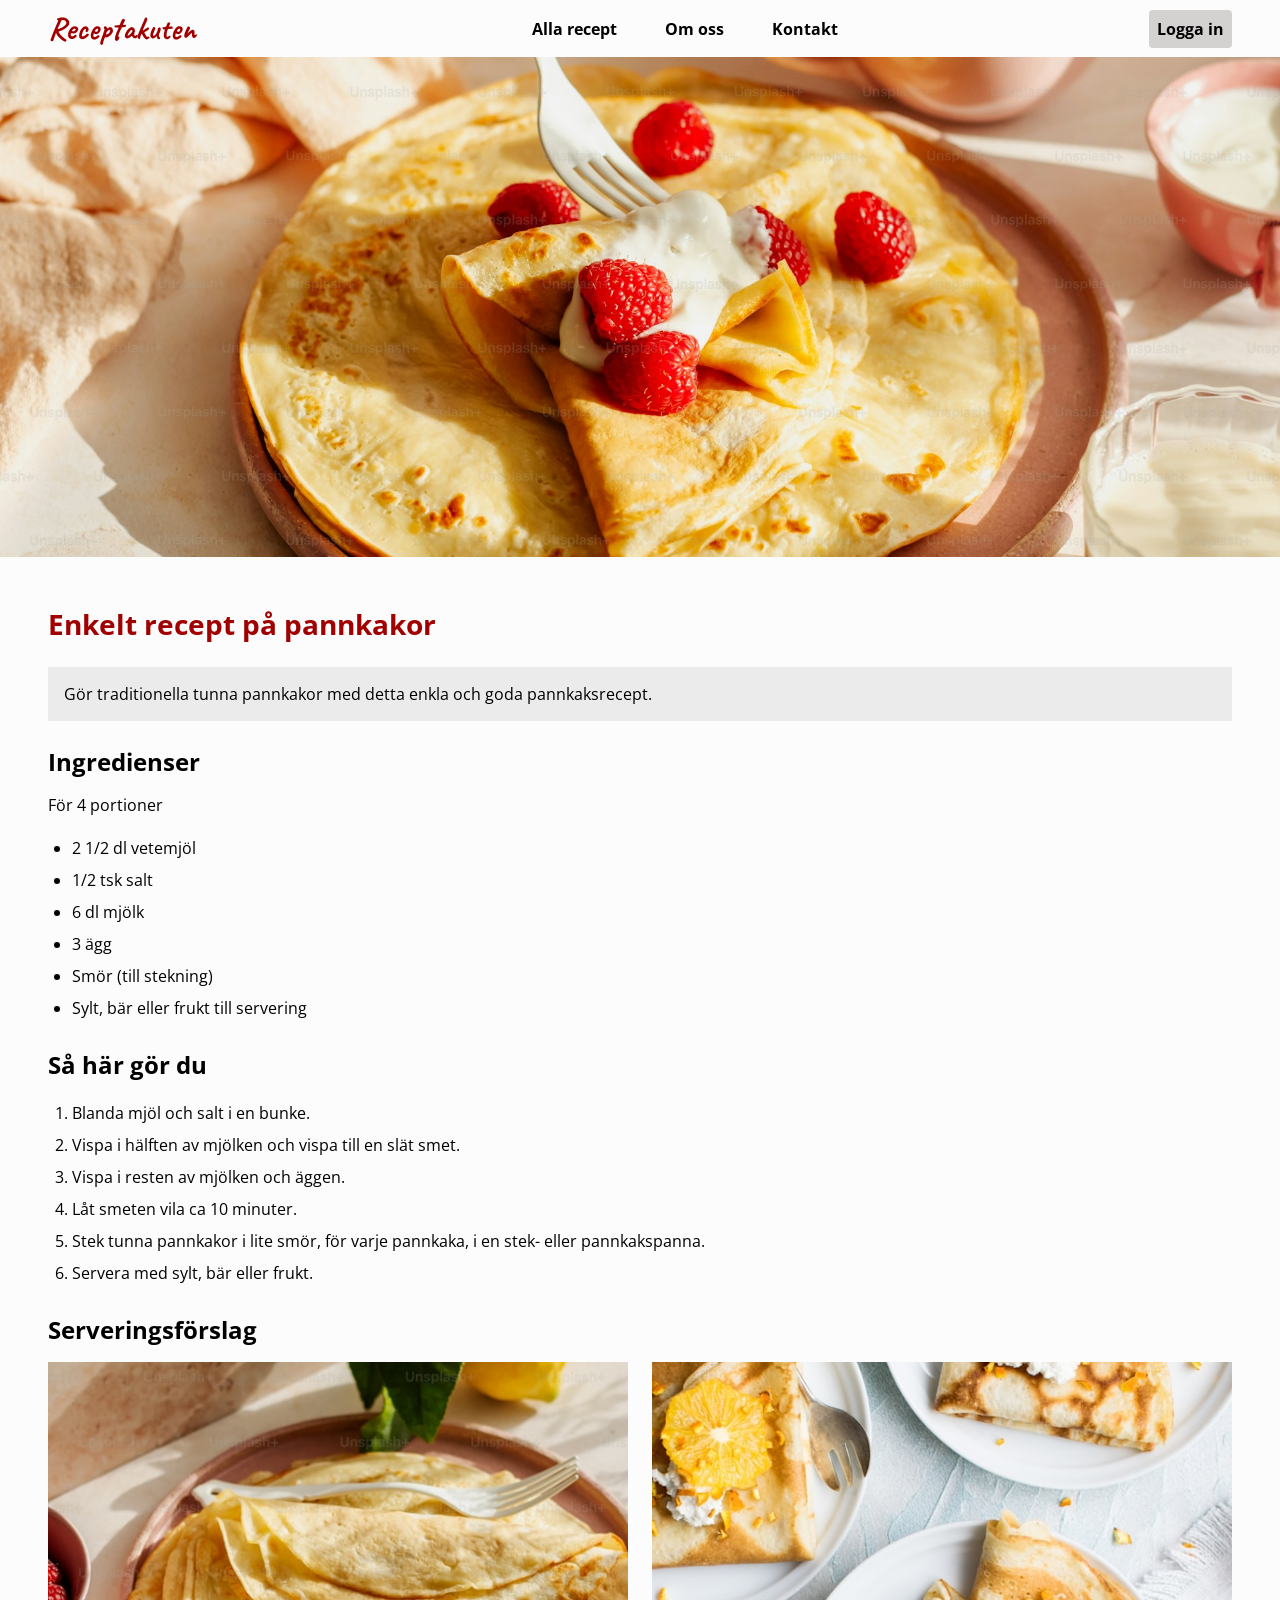
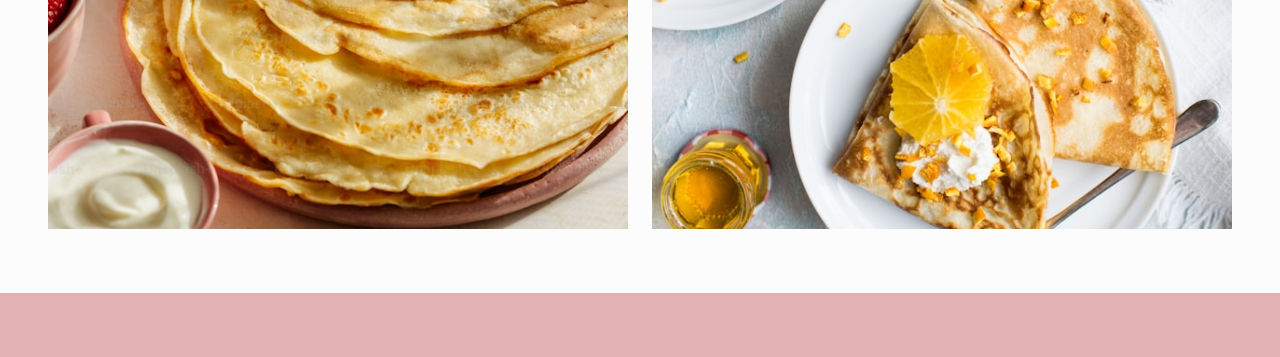
<file: code/index.html>
<!doctype html>

<!-- talar om för webbläsare och hjälpmedel att innehållet på sidan är på svenska -->
<html lang="sv">

<head>
	<meta charset="utf-8" />
	<meta name="viewport" content="width=device-width, initial-scale=1.0" />

	<!-- Sidtitel som visas i fliken -->
	<title>Receptövning</title>

	<!-- Open sans och Caveat font från google font -->
	<link rel="preconnect" href="https://fonts.googleapis.com">
	<link rel="preconnect" href="https://fonts.gstatic.com" crossorigin>
	<link
		href="https://fonts.googleapis.com/css2?family=Caveat:wght@400..700&family=Open+Sans:ital,wght@0,300..800;1,300..800&display=swap"
		rel="stylesheet">

	<!-- Länk till extern CSS-fil -->
	<link rel="stylesheet" href="./global-styles.css" />
	<link rel="stylesheet" href="./style.css" />
</head>

<body>

	<!-- Skip link till  -->
	<a class="skiplink" href="#recipe-container">Hoppa till Huvudinnehållet
	</a>

	<!-- Huvudinnehåll för sidan -->

	<header class="site-header">
		<nav class="navbar">
			<a class="logo" href="all-recipes.html">Receptakuten</a>

			<ul class="nav-links">
				<li><a href="all-recipes.html">Alla recept</a></li>
				<li><a href="#om-oss">Om oss</a></li>
				<li><a href="#kontakt">Kontakt</a></li>
			</ul>

			<button class="login-btn">Logga in</button>
		</nav>
	</header>

	<main>
		<!-- Innehåller ett recept -->
		<article>
			<!-- Hero-bild för receptet -->
			<!-- Gjorde ej om till <figure> då jag tycker bilden mest är för dekoration -->
			<!-- Valde en tom alt för att det ska vara dekoration enbart -->
			<img class="main-image" src="assets/pannkakor1.jpg" alt="">

			<!-- Wrapper för allt innehåll tillhörande receptet -->
			<div class="recipe-container" id="recipe-container">
				<!-- Receptets rubrik och inledning -->
				<header class="recipe-header">
					<h1>Enkelt recept på pannkakor</h1>

					<p class="recipe-subtitel">Gör traditionella tunna pannkakor med detta enkla och goda
						pannkaksrecept.</p>
				</header>

				<!-- Sektion ingredienslista -->
				<section aria-labelledby="ingredients-heading">
					<h2 id="ingredients-heading">Ingredienser</h2>

					<p>För 4 portioner</p>

					<ul>
						<li>2 1/2 dl vetemjöl</li>
						<li>1/2 tsk salt</li>
						<li>6 dl mjölk</li>
						<li>3 ägg</li>
						<li>Smör (till stekning)</li>
						<li>Sylt, bär eller frukt till servering</li>
					</ul>
				</section>

				<!-- Sektion steg-för-steg instruktioner -->
				<section aria-labelledby="instructions-heading">
					<h2 id="instructions-heading">Så här gör du</h2>

					<ol>
						<li>Blanda mjöl och salt i en bunke.</li>
						<li>Vispa i hälften av mjölken och vispa till en slät smet.</li>
						<li>Vispa i resten av mjölken och äggen.</li>
						<li>Låt smeten vila ca 10 minuter.</li>
						<li>Stek tunna pannkakor i lite smör, för varje pannkaka, i en stek- eller pannkakspanna.</li>
						<li>Servera med sylt, bär eller frukt.</li>
					</ol>
				</section>

				<!-- Sektion visuella serveringsförslag -->
				<section aria-labelledby="servingoptions-heading">
					<h2 id="servingoptions-heading">Serveringsförslag</h2>

					<div class="serving-images">
						<!-- Eftersom serveringsförslagen endast är visuella kände jag att det var viktigt att använda figure så att även blinda kunde ta del av serveringsförslagen -->
						<figure>
							<img class="serving-image" src="assets/pannkakor2.jpg"
								alt="Närbild på pannkakor utan topping">
						</figure>

						<figure>
							<img class="serving-image" src="assets/pannkakor3.jpg"
								alt="Bild på flera pannkakor som är vikta med apelsiner och honung på toppen">
						</figure>
					</div>
				</section>
			</div>
		</article>
	</main>
</body>

</html>
</file>
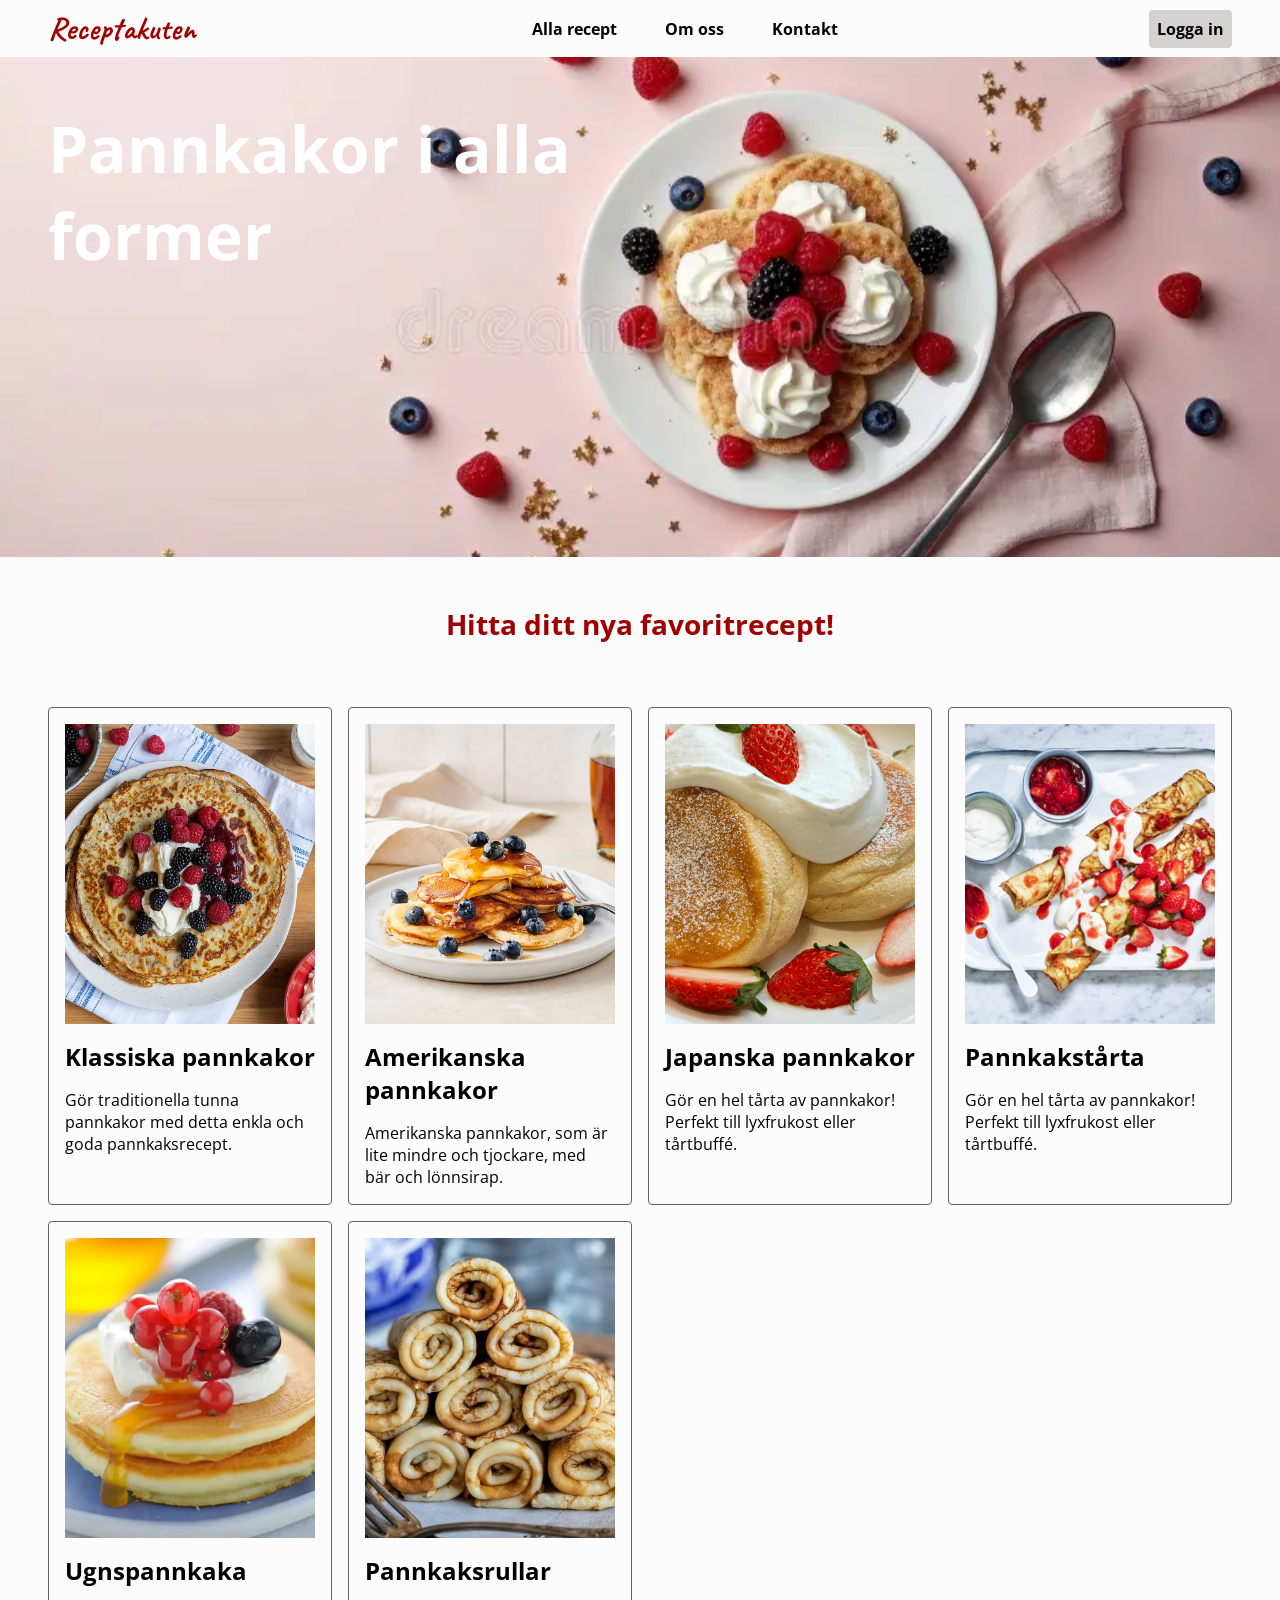
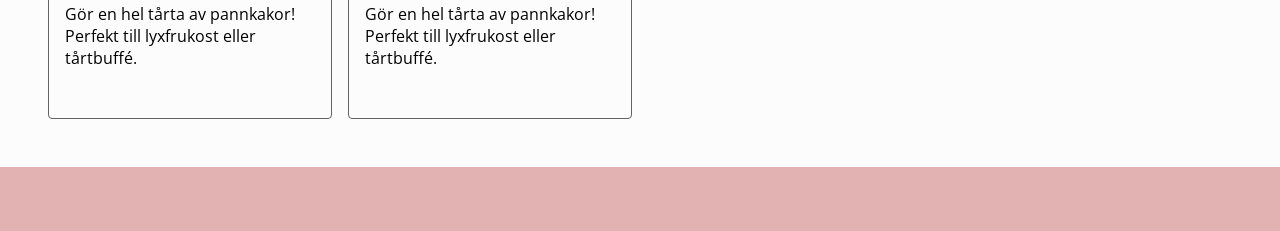
<file: code/all-recipes.html>
<!doctype html>

<!-- talar om för webbläsare och hjälpmedel att innehållet på sidan är på svenska -->
<html lang="sv">

<head>
	<meta charset="utf-8" />
	<meta name="viewport" content="width=device-width, initial-scale=1.0" />

	<!-- Sidtitel som visas i fliken -->
	<title>Receptövning</title>

	<!-- Open sans och Caveat font från google font -->
	<link rel="preconnect" href="https://fonts.googleapis.com">
	<link rel="preconnect" href="https://fonts.gstatic.com" crossorigin>
	<link
		href="https://fonts.googleapis.com/css2?family=Caveat:wght@400..700&family=Open+Sans:ital,wght@0,300..800;1,300..800&display=swap"
		rel="stylesheet">

	<!-- Länk till extern CSS-fil -->
	<link rel="stylesheet" href="./global-styles.css" />
	<link rel="stylesheet" href="./style.css" />
</head>

<body>
	<!-- Huvudinnehåll för sidan -->

	<header class="site-header">
		<nav class="navbar">
			<a class="logo" href="all-recipes.html">Receptakuten</a>

			<ul class="nav-links">
				<li><a href="all-recipes.html">Alla recept</a></li>
				<li><a href="#om-oss">Om oss</a></li>
				<li><a href="#kontakt">Kontakt</a></li>
			</ul>

			<button class="login-btn">Logga in</button>
		</nav>
	</header>

	<main>

		<section class="hero">
			<img class="hero-image main-image" src="assets/pannkaka_hero2.jpg" alt="">
			<p class="hero-decoration" aria-hidden="true">Pannkakor i alla former</p>
		</section>

		<section class="recipes-overview" aria-labelledby="recipes-heading">
			<h1 id="recipes-heading">Hitta ditt nya favoritrecept!</h1>

			<div class="recipe-grid">
				<article class="recipe-card">
					<a href="index.html" class="recipe-link">
						<figure>
							<img src="assets/frasig-pannkaka.jpg"
								alt="En tallrik med klassiska tunna pannkakor toppade med grädde och bär">
						</figure>
						<h2>Klassiska pannkakor</h2>

						<p>Gör traditionella tunna pannkakor med detta enkla och goda pannkaksrecept.</p>
					</a>
				</article>

				<article class="recipe-card">
					<a href="index.html" class="recipe-link">
						<figure>
							<img src="assets/amerikanska_pannkakor.jpg"
								alt="Staplade amerikanska pannkakor med blåbär, jordgubbar och lönnsirap">
						</figure>
						<h2>Amerikanska pannkakor</h2>

						<p>Amerikanska pannkakor, som är lite mindre och tjockare, med bär och lönnsirap.</p>
					</a>
				</article>

				<article class="recipe-card">
					<a href="index.html" class="recipe-link">
						<figure>
							<img src="assets/japanska-pannkakor.jpg" alt="Pannkakstårta i skivor med bär och florsocker på toppen">
						</figure>
						<h2>Japanska pannkakor</h2>

						<p>Gör en hel tårta av pannkakor! Perfekt till lyxfrukost eller tårtbuffé.</p>
					</a>
				</article>

				<article class="recipe-card">
					<a href="index.html" class="recipe-link">
						<figure>
							<img src="assets/pannkakor_surdeg.jpg" alt="Pannkakstårta i skivor med bär och florsocker på toppen">
						</figure>
						<h2>Pannkakstårta</h2>

						<p>Gör en hel tårta av pannkakor! Perfekt till lyxfrukost eller tårtbuffé.</p>
					</a>
				</article>

				<article class="recipe-card">
					<a href="index.html" class="recipe-link">
						<figure>
							<img src="assets/pannkakor_med_bar.jpg" alt="Pannkakstårta i skivor med bär och florsocker på toppen">
						</figure>
						<h2>Ugnspannkaka</h2>

						<p>Gör en hel tårta av pannkakor! Perfekt till lyxfrukost eller tårtbuffé.</p>
					</a>
				</article>

				<article class="recipe-card">
					<a href="index.html" class="recipe-link">
						<figure>
							<img src="assets/rullade-pannkakor.jpg" alt="Pannkakstårta i skivor med bär och florsocker på toppen">
						</figure>
						<h2>Pannkaksrullar</h2>

						<p>Gör en hel tårta av pannkakor! Perfekt till lyxfrukost eller tårtbuffé.</p>
					</a>
				</article>

			</div>
		</section>

	</main>
</body>

</html>
</file>
<file: code/global-styles.css>
/* VARIABLES */

:root {
	/* Colors */
	--bg-color-primary: rgb(161 0 0 / 30%);
	--bg-color-secondary: rgb(252 252 252 / 100%);
	--bg-color-recipe-subtitle: rgb(235 235 235 / 100%);
	--bg-color-btn: rgb(212, 209, 209);
	--text-color-primary: black;
	--text-color-h1: rgb(161 0 0 / 100%);
	--text-color-logo: rgb(161 0 0 / 100%);

	/* Font family */
	--font-primary: "Open Sans", sans-serif;
	--font-secondary: "Caveat", cursive;

	/* Font size */
	--font-size-logo: 2rem;
	--font-size-h1: 1.75rem;
	--font-size-h2: 1.5rem;

	/* Gap */
	--gap-sm: 1rem;
	--gap-lg: 1.5rem;
	--gap-xlg: 3rem;

}
</file>
<file: code/style.css>
/* BASE */
/* CSS RESET */

/* makes sizing simpler */
*,
*::before,
*::after {
	box-sizing: border-box;
}

/* remove default spacing */
/* force styling of type through styling, rather than elements */
* {
	margin: 0;
	padding: 0;
	font: inherit;
}

html {
	font-family: var(--font-primary);
	background-color: var(--bg-color-primary);
	color: var(--text-color-primary);
}

/* min body height */
body {
	min-height: 100vh;
	padding-bottom: 4rem;
}

/* responsive images/videos */
img,
picture,
svg,
video {
	display: block;
	max-width: 100%;
}

/* GLOBAL ELEMENTS */

h1 {
	color: var(--text-color-h1);
	font-size: var(--font-size-h1);
	font-weight: 700;
}

h2 {
	font-size: var(--font-size-h2);
	font-weight: 700;
}

ul,
ol {
	padding-left: 1.5rem;
	/* motsvarar 32px för font size 16px, båda går att skriva */
	line-height: 2;
}

/* LAYOUT */

main {
	background-color: var(--bg-color-secondary);
	margin: auto;
	max-width: 1280px;
}

.recipe-container {
	padding: 3rem 3rem 4rem 3rem;
	display: flex;
	flex-direction: column;
	gap: var(--gap-lg);
}

section {
	display: flex;
	flex-direction: column;
	gap: var(--gap-sm);
}

/* 4. COMPONENTS */

a.skiplink {
	display: inline-block;
	color: #555;
	background: #fff;
	padding: .5em;
	position: absolute;
	left: -99999rem;
	/* osynlig */
	z-index: 100;

	&:focus {
		left: 0;
		/* synlig när användaren tabbats dit */
	}
}

.navbar {
	background-color: var(--bg-color-secondary);
	max-width: 1280px;
	margin: auto;
	padding: 0.5rem 48px;
	display: flex;
	justify-content: space-between;
	align-items: center;

	a {
		display: block;
	}
}

.logo {
	font-family: var(--font-secondary);
	text-decoration: none;
	color: var(--text-color-logo);
	font-size: var(--font-size-logo);
	font-weight: 700;

	&:hover {
		color: color-mix(in srgb, var(--text-color-logo) 70%, white);
	}
}

.nav-links {
	display: flex;
	gap: var(--gap-xlg);
	list-style: none;

	a {
		text-decoration: none;
		color: var(--text-color-primary);
		font-weight: 700;

		&:hover {
			color: color-mix(in srgb, var(--text-color-primary) 70%, white);
		}
	}
}

.login-btn {
	border: none;
	border-radius: 0.25rem;
	padding: 0.5rem;
	background-color: var(--bg-color-btn);
	color: var(--text-color-primary);
	font-weight: 700;
	cursor: pointer;

	&:hover {
		color: color-mix(in srgb, var(--text-color-primary) 70%, white);
	}
}

.hero {
	position: relative;
	/* gör att absolut positionering utgår från hero-boxen */
}

.hero-image {
	width: 100%;
	height: auto;
	display: block;
}

.hero-decoration {
	position: absolute;
	color: white;
	padding: 48px;
	font-size: 4rem;
	font-weight: 700;
	/* text-align: center; */
	pointer-events: none;
	/* gör så att texten inte blockerar klick */
	width: 50%;

}

/* Hero-bild */
.main-image {
	/* för att hela tiden hålla sig i samma bredd som sin container/föräder. ex krymper när föräldern krymper */
	width: 100%;
	/* Bilden får aldrig bli bredare än 1280px, även om fönstret är större.
	På stora skärmar = den stannar på 1280px.
	På små skärmar = den följer width: 100% och blir mindre. */
	max-width: 1280px;
	/* Bildens höjd låses till exakt 500px, oavsett originalbildens proportioner. */
	height: 500px;
	display: block;
	/* Centrerar bilden horisontellt när den är smalare än sin förälder.
	0 = ingen marginal uppe/nere,
	auto på vänster/höger = centrera. */
	margin: 0 auto;
	/* fyller hela 500px höga ytan utan att ändra proportionerna */
	object-fit: cover;
}

.recipe-grid {
	display: grid;
	grid-template-columns: repeat(auto-fit, minmax(min(250px, 100%), 1fr));
	grid-auto-rows: 1fr;
	/* alla blir lika långa */
	gap: var(--gap-sm);
	align-items: stretch;
	padding: 48px;
}

.recipes-overview h1 {
	padding-top: 48px;
	text-align: center;
}

.recipe-card {
	background-color: var(--bg-color-secondary);
	border: 0.05rem solid rgb(98, 98, 98);
	border-radius: 0.25rem;
	padding: 1rem;
	transition: transform 0.25s ease, box-shadow 0.25s ease;

	figure {
		height: 300px;
		overflow: hidden;
		margin: 0;
	}

	img {
		width: 100%;
		height: 100%;
		object-fit: cover;
	}

	&:hover {
		transform: scale(1.02);
		/* gör kortet 2% större */
		box-shadow: 0 8px 20px rgba(0, 0, 0, 0.15);
	}
}

.recipe-link {
	display: flex;
	flex-direction: column;
	gap: var(--gap-sm);
	height: 100%;
	text-decoration: none;
	color: var(--text-color-primary);
}

/* Receptets header */
.recipe-header {
	display: flex;
	flex-direction: column;
	gap: var(--gap-lg);
}

.recipe-subtitel {
	padding: 1rem;
	background-color: var(--bg-color-recipe-subtitle);
}

.serving-images {
	display: flex;
	gap: var(--gap-lg);

	figure {
		margin: 0;
		flex: 1;
	}
}

.serving-image {
	width: 100%;
	min-width: 300px;
	height: 467px;
	display: block;
	margin: 0 auto;
	/* beskär bilden snyggt då proportionerna inte matchar */
	object-fit: cover;
}

/* MEDIA QUERIES */

/* gör brytpunkten när bilderna inte får plats längre */
@media (max-width: 715px) {
	.recipe-container {
		padding: 3rem 1rem 4rem 1rem;
	}

	.serving-images {
		/* stapla bilderna */
		flex-direction: column;
	}
}
</file>
